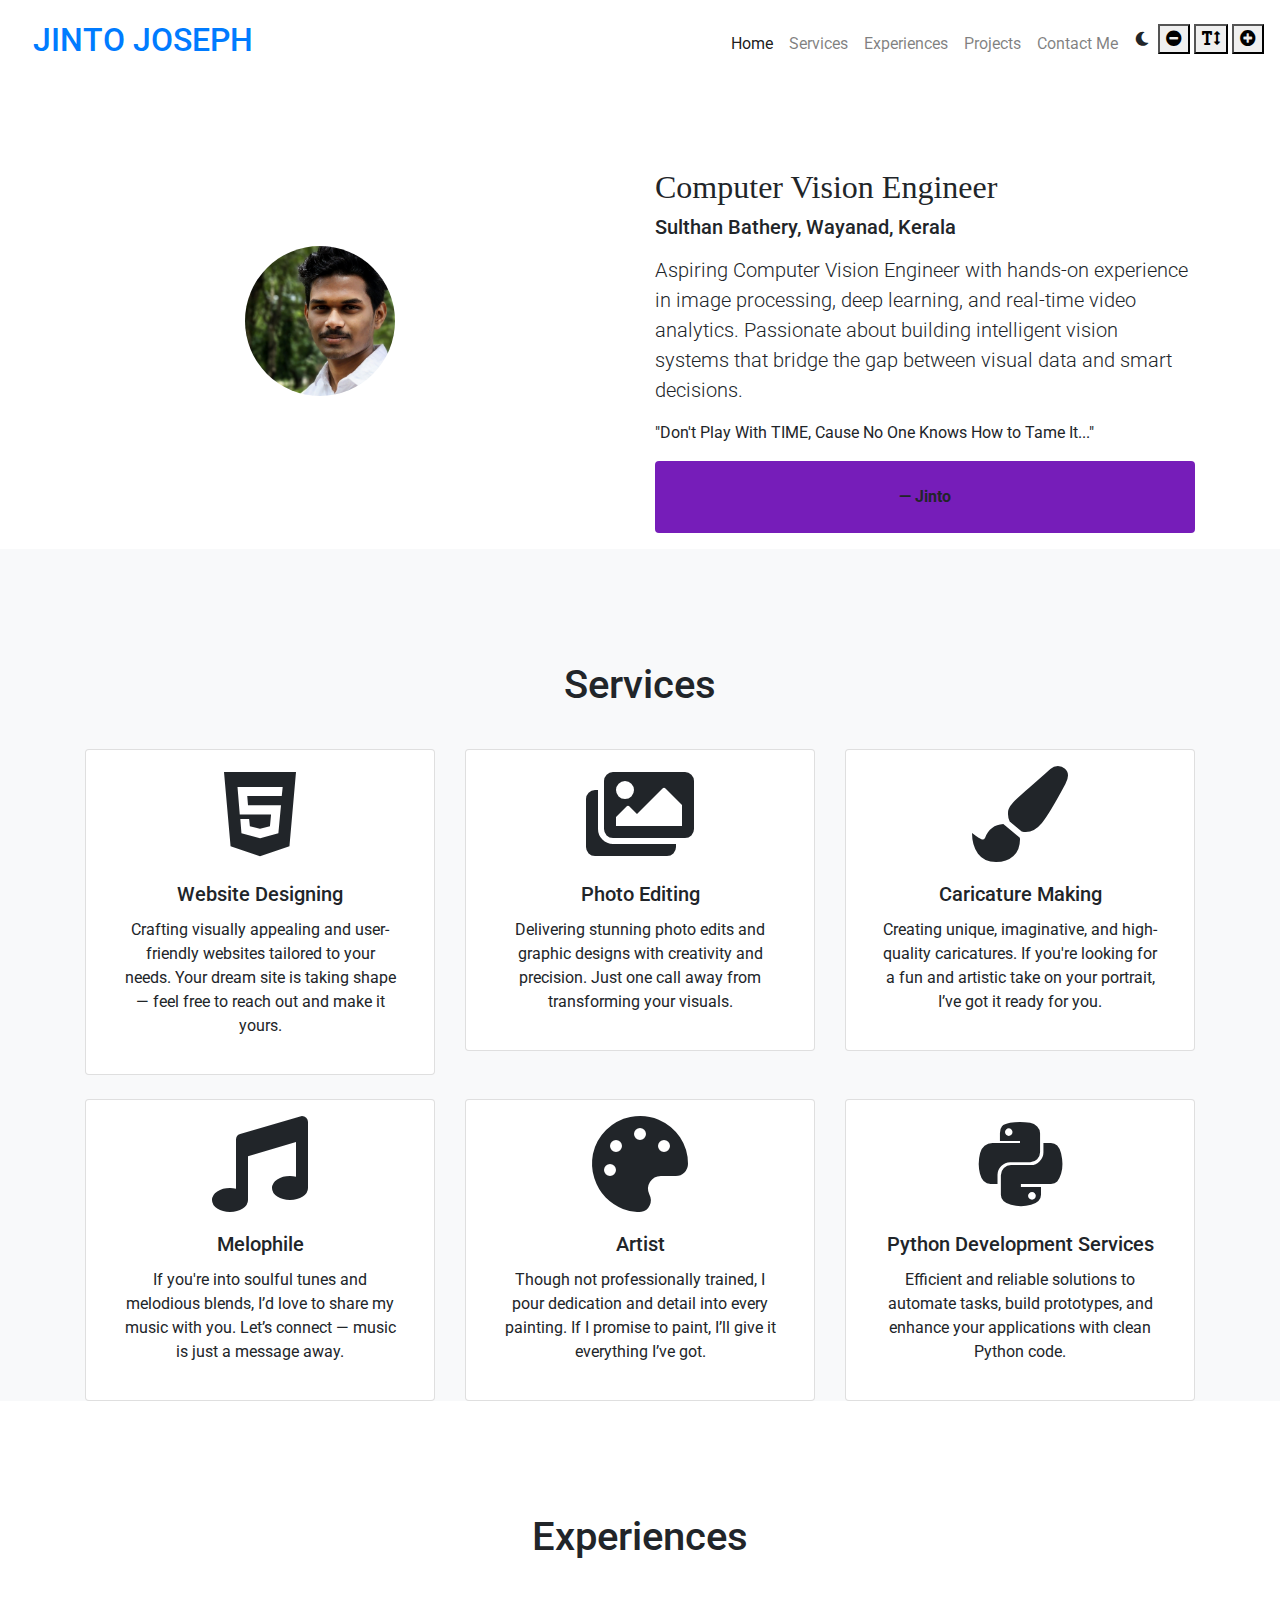
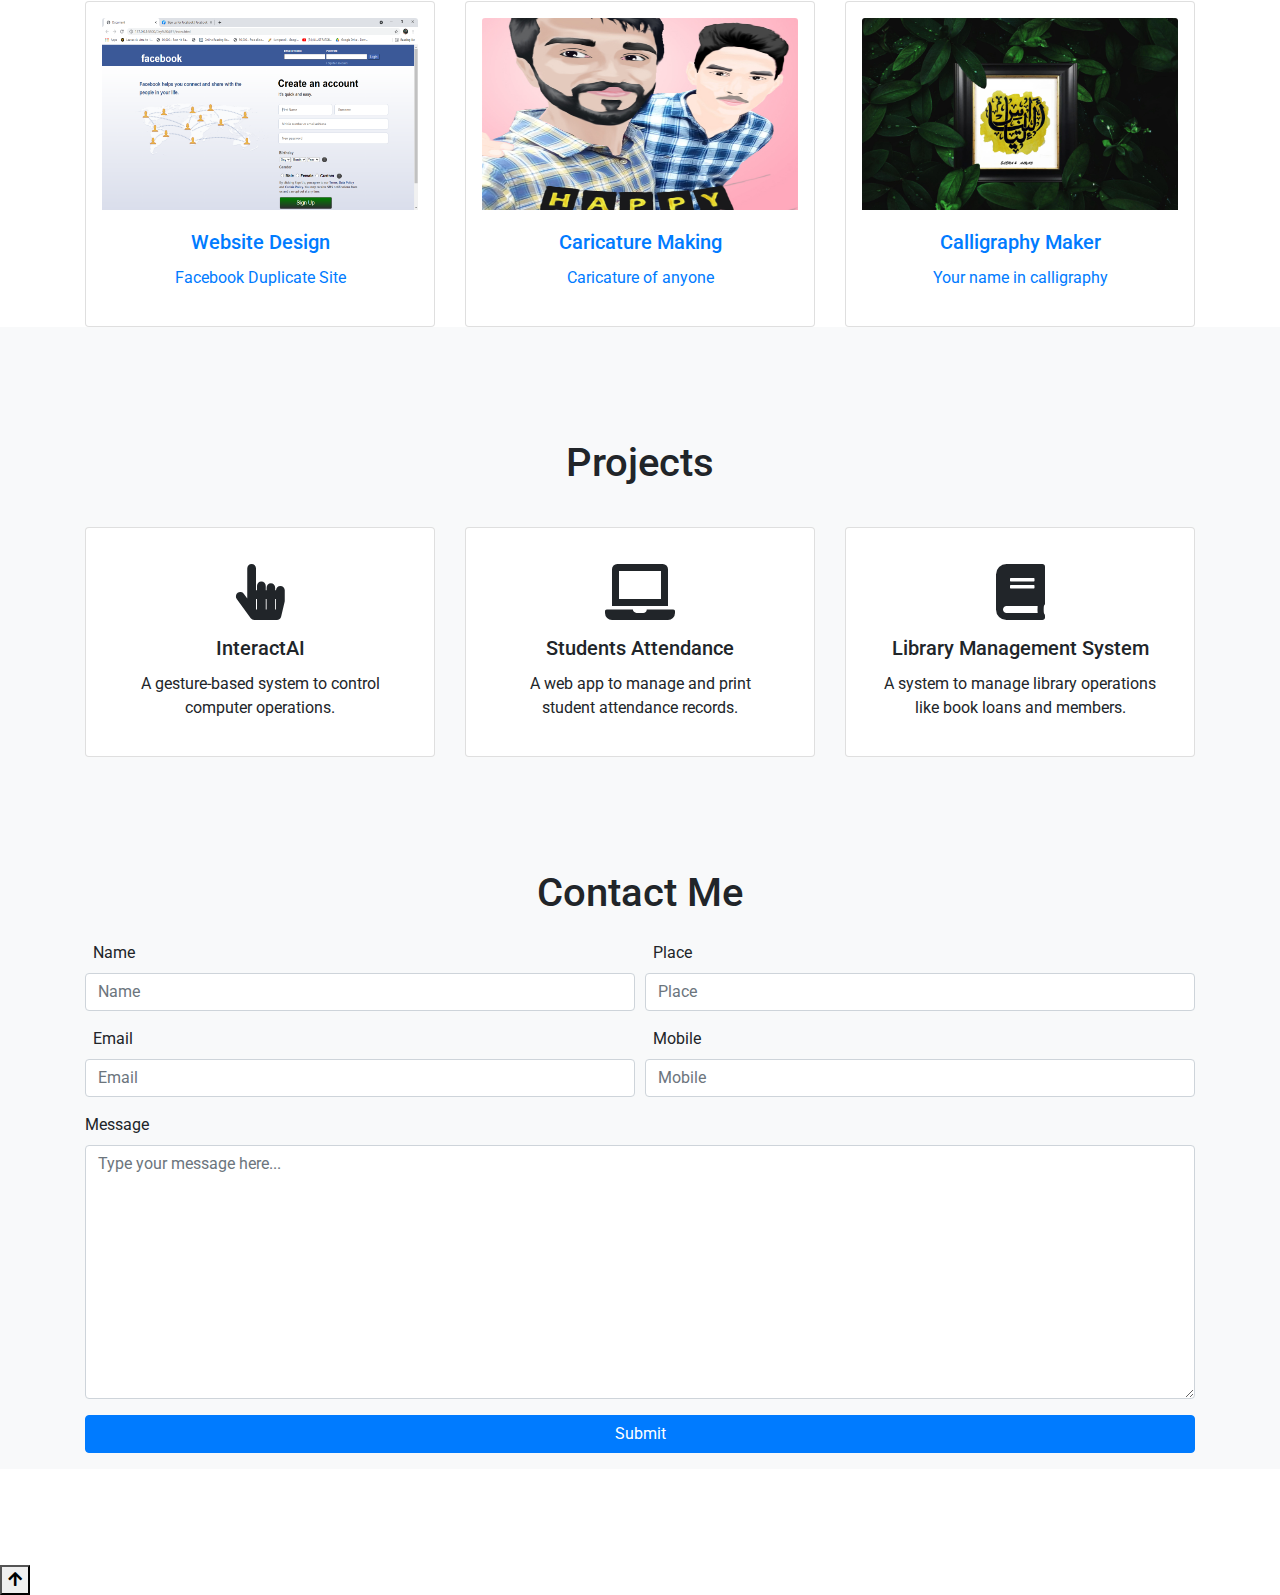
<file: index.html>
<!DOCTYPE html>
<html lang="en" style="scroll-behavior: smooth;">
<head>
    <meta charset="UTF-8">
    <meta http-equiv="X-UA-Compatible" content="IE=edge">
    <meta name="viewport" content="width=device-width, initial-scale=1.0">
    <title>JINTO JOSEPH</title>
    <link rel="icon" class="img-fluid rounded-circle" href="jinto.jpg" type="image/gif" sizes="16x16">
    <link rel="stylesheet" href="https://stackpath.bootstrapcdn.com/bootstrap/4.4.1/css/bootstrap.min.css" integrity="sha384-Vkoo8x4CGsO3+Hhxv8T/Q5PaXtkKtu6ug5TOeNV6gBiFeWPGFN9MuhOf23Q9Ifjh" crossorigin="anonymous">
    <link href="https://fonts.googleapis.com/css2?family=Poppins:wght@300;400;600&family=Roboto:wght@400;700&display=swap" rel="stylesheet">
    <link rel="stylesheet" href="https://cdnjs.cloudflare.com/ajax/libs/font-awesome/5.15.4/css/all.min.css" integrity="sha512-1ycn6IcaQQ40/MKBW2W4Rhis/DbILU74C1vSrLJxCq57o941Ym01SwNsOMqvEBFlcgUa6xLiPY/NS5R+E6ztJQ==" crossorigin="anonymous" referrerpolicy="no-referrer" />
    <link rel="stylesheet" href="st.css" type="text/css">
</head>
<body>
    <div class="loader">
        <div class="spinner"></div>
    </div>
    <div id="scroll-progress"></div>
    <header>
        <div class="row text-white">
            <div class="col-md-6 col-8 p-3 pl-5">
                <a href="https://wa.me/7306673269?text=Hi_Jo" class="navbar-brand"><h2>JINTO JOSEPH</h2></a>
            </div>
            <div class="col-md-6 col-4 my-auto">
                <nav class="navbar navbar-expand-lg navbar-light">
                    <button class="navbar-toggler ml-auto" type="button" data-toggle="collapse" data-target="#navbarSupportedContent" aria-controls="navbarSupportedContent" aria-expanded="false" aria-label="Toggle navigation">
                        <span class="navbar-toggler-icon"></span>
                    </button>
                    <div class="collapse navbar-collapse" id="navbarSupportedContent">
                        <ul class="navbar-nav ml-auto">
                            <li class="nav-item active">
                                <a class="nav-link" href="#home-section">Home <span class="sr-only">(current)</span></a>
                            </li>
                            <li class="nav-item">
                                <a class="nav-link" href="#service-section">Services</a>
                            </li>
                            <li class="nav-item">
                                <a class="nav-link" href="#experience-section">Experiences</a>
                            </li>
                            <li class="nav-item">
                                <a class="nav-link" href="#projects-section">Projects</a>
                            </li>
                            <li class="nav-item">
                                <a class="nav-link" href="#contact-section">Contact Me</a>
                            </li>
                            <li class="nav-item">
                                <button id="theme-toggle" class="btn btn-sm" title="Toggle Theme">
                                    <i class="fas fa-moon"></i>
                                </button>
                            </li>
                            <li class="nav-item font-size-controls">
                                <button onclick="changeFontSize('small')" title="Smaller Font"><i class="fas fa-minus-circle"></i></button>
                                <button onclick="changeFontSize('medium')" title="Default Font"><i class="fas fa-text-height"></i></button>
                                <button onclick="changeFontSize('large')" title="Larger Font"><i class="fas fa-plus-circle"></i></button>
                            </li>
                        </ul>
                    </div>
                </nav>
            </div>
        </div>
    </header>
    <section id="home-section" style="padding-top: 5em;">
        <div class="container">
            <div class="row align-items-center">
                <div class="col-md-6">
                    <a href="https://www.instagram.com/j1n_t0_/">
                        <img src="jinto.jpg" id="jinto-image" class="jinto" alt="Jinto Joseph">
                    </a>
                </div>
                <div class="col-md-6">
                    <h4 class="h2">Computer Vision Engineer</h4>
                    <h5>Sulthan Bathery, Wayanad, Kerala</h5>
                    <p class="lead mt-3">
                        Aspiring Computer Vision Engineer with hands-on experience in image processing, deep learning, and real-time video analytics. Passionate about building intelligent vision systems that bridge the gap between visual data and smart decisions.
                    </p>
                    <blockquote class="mt-3">
                        <p>"Don't Play With TIME, Cause No One Knows How to Tame It..."</p>
                        <p style="background-color: #761db9" class="text-center font-weight-bold rounded p-4">— Jinto</p>
                    </blockquote>
                </div>
            </div>
        </div>
    </section>
    <section class="bg-light" id="service-section" style="padding-top: 7em;">
        <div class="container">
            <h1 class="text-center section-title">Services</h1>
            <div class="row pt-2">
                <div class="col-md-4">
                    <div class="card text-center p-3 mt-4">
                        <i class="fab fa-html5 display-1"></i>
                        <div class="card-body">
                            <h5 class="card-title">Website Designing</h5>
                            <p class="card-text">Crafting visually appealing and user-friendly websites tailored to your needs. Your dream site is taking shape — feel free to reach out and make it yours.</p>
                        </div>
                    </div>
                </div>
                <div class="col-md-4">
                    <div class="card text-center p-3 mt-4">
                        <i class="fas fa-images display-1"></i>
                        <div class="card-body">
                            <h5 class="card-title">Photo Editing</h5>
                            <p class="card-text">Delivering stunning photo edits and graphic designs with creativity and precision. Just one call away from transforming your visuals.</p>
                        </div>
                    </div>
                </div>
                <div class="col-md-4">
                    <div class="card text-center p-3 mt-4">
                        <i class="fas fa-paint-brush display-1"></i>
                        <div class="card-body">
                            <h5 class="card-title">Caricature Making</h5>
                            <p class="card-text">Creating unique, imaginative, and high-quality caricatures. If you're looking for a fun and artistic take on your portrait, I’ve got it ready for you.</p>
                        </div>
                    </div>
                </div>
                <div class="col-md-4">
                    <div class="card text-center p-3 mt-4">
                        <i class="fas fa-music display-1"></i>
                        <div class="card-body">
                            <h5 class="card-title">Melophile</h5>
                            <p class="card-text">If you're into soulful tunes and melodious blends, I’d love to share my music with you. Let’s connect — music is just a message away.</p>
                        </div>
                    </div>
                </div>
                <div class="col-md-4">
                    <div class="card text-center p-3 mt-4">
                        <i class="fas fa-palette display-1"></i>
                        <div class="card-body">
                            <h5 class="card-title">Artist</h5>
                            <p class="card-text">Though not professionally trained, I pour dedication and detail into every painting. If I promise to paint, I’ll give it everything I’ve got.</p>
                        </div>
                    </div>
                </div>
                <div class="col-md-4">
                    <div class="card text-center p-3 mt-4">
                        <i class="fab fa-python display-1"></i>
                        <div class="card-body">
                            <h5 class="card-title">Python Development Services</h5>
                            <p class="card-text">Efficient and reliable solutions to automate tasks, build prototypes, and enhance your applications with clean Python code.</p>
                        </div>
                    </div>
                </div>
            </div>
        </div>
    </section>
    <section class="bg-white" id="experience-section" style="padding-top: 7em;">
        <div class="container">
            <h1 class="text-center section-title">Experiences</h1>
            <div class="row pt-2">
                <div class="col-md-4 mt-4">
                    <a href="index copy.html" style="text-decoration: none;" class="text-primary">
                        <div class="card text-center p-3">
                            <img src="Document - Google Chrome 05-07-2021 13_13_10.png" class="card-img-top" style="height:12em;" alt="">
                            <div class="card-body">
                                <h5 class="card-title">Website Design</h5>
                                <p class="card-text">Facebook Duplicate Site</p>
                            </div>
                        </div>
                    </a>
                </div>
                <div class="col-md-4 mt-4">
                    <a href="https://i.pinimg.com/736x/0a/f6/97/0af6970c3f9ff17aaf86f9a2de38a926.jpg" style="text-decoration:none;" class="text-primary">
                        <div class="card text-center p-3">
                            <img src="muth.jpg" class="card-img-top" style="height: 12em;" alt="">
                            <div class="card-body">
                                <h5 class="card-title">Caricature Making</h5>
                                <p class="card-text">Caricature of anyone</p>
                            </div>
                        </div>
                    </a>
                </div>
                <div class="col-md-4 mt-4">
                    <a href="https://i.ytimg.com/vi/UA-XqybOhRk/maxresdefault.jpg" style="text-decoration: none;" class="text-primary">
                        <div class="card text-center p-3">
                            <img src="first calligraphy.jpg" class="card-img-top" style="height: 12em;" alt="">
                            <div class="card-body">
                                <h5 class="card-title">Calligraphy Maker</h5>
                                <p class="card-text">Your name in calligraphy</p>
                            </div>
                        </div>
                    </a>
                </div>
            </div>
        </div>
    </section>
   <section class="bg-light" id="projects-section" style="padding-top: 7em;">
    <div class="container">
        <h1 class="text-center section-title">Projects</h1>
        <div class="row pt-2 project-card-wrapper">
            <div class="col-md-4 mt-4">
                <div class="card text-center p-3 project-card" data-toggle="modal" data-target="#projectModal1">
                    <div class="card-body">
                        <i class="fas fa-hand-pointer display-4 mb-3" style="color: var(--accent-color);"></i>
                        <h5 class="card-title">InteractAI</h5>
                        <p class="card-text">A gesture-based system to control computer operations.</p>
                    </div>
                </div>
            </div>
            <div class="col-md-4 mt-4">
                <div class="card text-center p-3 project-card" data-toggle="modal" data-target="#projectModal2">
                    <div class="card-body">
                        <i class="fas fa-laptop display-4 mb-3" style="color: var(--accent-color);"></i>
                        <h5 class="card-title">Students Attendance</h5>
                        <p class="card-text">A web app to manage and print student attendance records.</p>
                    </div>
                </div>
            </div>
            <div class="col-md-4 mt-4">
                <div class="card text-center p-3 project-card" data-toggle="modal" data-target="#projectModal3">
                    <div class="card-body">
                        <i class="fas fa-book display-4 mb-3" style="color: var(--accent-color);"></i>
                        <h5 class="card-title">Library Management System</h5>
                        <p class="card-text">A system to manage library operations like book loans and members.</p>
                    </div>
                </div>
            </div>
        </div>
    </div>
</section>

<!-- Modals for Projects (unchanged) -->
<div class="modal fade" id="projectModal1" tabindex="-1" role="dialog" aria-labelledby="projectModal1Label" aria-hidden="true">
    <div class="modal-dialog" role="document">
        <div class="modal-content">
            <div class="modal-header">
                <h5 class="modal-title" id="projectModal1Label">InteractAI</h5>
                <button type="button" class="close" data-dismiss="modal" aria-label="Close">
                    <span aria-hidden="true">×</span>
                </button>
            </div>
            <div class="modal-body">
              <a href="https://github.com/jinto-joseph/InteractAI">
                <img src="InteractAi.jpg" class="img-fluid mb-3" alt="InteractAI"></a>
                <p>A real-time gesture-based system to control computer operations using hand gestures. Developed to enhance accessibility and improve human-computer interaction for users with limited mobility.</p>
                <p><strong>Technologies Used:</strong> Python, OpenCV, MediaPipe</p>
                <p><strong>Link:</strong> <a href="https://github.com/jinto-joseph/InteractAI" target="_blank">View Project</a></p>
            </div>
            <div class="modal-footer">
                <button type="button" class="btn btn-secondary" data-dismiss="modal">Close</button>
            </div>
        </div>
    </div>
</div>

<div class="modal fade" id="projectModal2" tabindex="-1" role="dialog" aria-labelledby="projectModal2Label" aria-hidden="true">
    <div class="modal-dialog" role="document">
        <div class="modal-content">
            <div class="modal-header">
                <h5 class="modal-title" id="projectModal2Label">Students Attendance</h5>
                <button type="button" class="close" data-dismiss="modal" aria-label="Close">
                    <span aria-hidden="true">×</span>
                </button>
            </div>
            <div class="modal-body">
              <a href="https://github.com/jinto-joseph/Students-Attendance">
                <img src="SAS.jpg" class="img-fluid mb-3" alt="Students Attendance"></a>
                <p>A web application to manage student attendance, featuring user authentication, password-protected access with hidden input, and the ability to print attendance records. Built with a focus on usability and appealing design using the Poppins font.</p>
                <p><strong>Technologies Used:</strong> HTML, CSS, JavaScript</p>
                <p><strong>Link:</strong> <a href="https://github.com/jinto-joseph/Students-Attendance" target="_blank">View Project</a></p>
            </div>
            <div class="modal-footer">
                <button type="button" class="btn btn-secondary" data-dismiss="modal">Close</button>
            </div>
        </div>
    </div>
</div>

<div class="modal fade" id="projectModal3" tabindex="-1" role="dialog" aria-labelledby="projectModal3Label" aria-hidden="true">
    <div class="modal-dialog" role="document">
        <div class="modal-content">
            <div class="modal-header">
                <h5 class="modal-title" id="projectModal3Label">Library Management System</h5>
                <button type="button" class="close" data-dismiss="modal" aria-label="Close">
                    <span aria-hidden="true">×</span>
                </button>
            </div>
            <div class="modal-body">
              <a href="https://github.com/jinto-joseph/LibraryManagementSystem">
                <img src="LMS.jpg" class="img-fluid mb-3" alt="Library Management System"></a>
                <p>A C-Program based system to manage library operations such as adding books, tracking loans, and managing members. Built to streamline library workflows efficiently.</p>
                <p><strong>Technologies Used:</strong> C, SQL (planned)</p>
                <p><strong>Link:</strong> <a href="https://github.com/jinto-joseph/LibraryManagementSystem" target="_blank">View Project</a></p>
            </div>
            <div class="modal-footer">
                <button type="button" class="btn btn-secondary" data-dismiss="modal">Close</button>
            </div>
        </div>
    </div>
</div>

    <section class="bg-light" id="contact-section" style="padding-top: 7em;">
        <div class="container">
            <h1 class="text-center section-title">Contact Me</h1>
            <div class="row pt-3">
                <div class="col-md-12">
                    <form id="submit-form" action="">
                        <div class="form-row">
                            <div class="form-group col-md-6">
                                <label for="inputName" class="ml-2">Name</label>
                                <input type="text" class="form-control" id="inputEmail4" placeholder="Name" name="name">
                            </div>
                            <div class="form-group col-md-6">
                                <label for="inputPassword4" class="ml-2">Place</label>
                                <input type="text" class="form-control" id="inputPassword4" placeholder="Place" name="place">
                            </div>
                        </div>
                        <div class="form-row">
                            <div class="form-group col-md-6">
                                <label for="inputEmail" class="ml-2">Email</label>
                                <input type="email" class="form-control" id="inputEmail4" placeholder="Email" name="email">
                            </div>
                            <div class="form-group col-md-6">
                                <label for="inputMobile" class="ml-2">Mobile</label>
                                <input type="tel" class="form-control" id="inputPassword4" placeholder="Mobile" name="mobile">
                            </div>
                        </div>
                        <div class="form-group">
                            <label for="inputAddress">Message</label>
                            <textarea class="form-control" cols="30" rows="10" placeholder="Type your message here..." name="message"></textarea>
                        </div>
                        <div class="form-group text-center">
                            <button type="submit" class="btn btn-primary text-center" style="width: 100%;">Submit</button>
                        </div>
                    </form>
                </div>
            </div>
        </div>
    </section>
    <footer id="footer-section">
        <div class="container">
            <div class="row">
                <div class="col-md-12 text-center text-white pt-3">
                    <a href="https://www.instagram.com/j1n_t0_/" style="text-decoration:none" class="text-white social-icon">
                        <i class="fab fa-instagram display-5"></i>
                    </a>
                    <a href="https://www.facebook.com/jinto.joseph.94651" style="text-decoration: none;" class="text-white social-icon">
                        <i class="fab fa-facebook display-5"></i>
                    </a>
                    <a href="https://wa.me/7306673269?text=Hi_Jo" style="text-decoration: none;" class="text-white social-icon">
                        <i class="fab fa-whatsapp display-5"></i>
                    </a>
                    <p class="mt-3">© 2025 Jinto Joseph. All Rights Reserved.</p>
                </div>
            </div>
        </div>
    </footer>
    <button id="back-to-top"><i class="fas fa-arrow-up"></i></button>

    <script src="https://code.jquery.com/jquery-3.5.1.min.js" integrity="sha256-9/aliU8dGd2tb6OSsuzixeV4y/faTqgFtohetphbbj0=" crossorigin="anonymous"></script>
    <script src="https://cdn.jsdelivr.net/npm/popper.js@1.16.0/dist/umd/popper.min.js" integrity="sha384-Q6E9RHvbIyZFJoft+2mJbHaEWldlvI9IOYy5n3zV9zzTtmI3UksdQRVvoxMfooAo" crossorigin="anonymous"></script>
    <script src="https://stackpath.bootstrapcdn.com/bootstrap/4.4.1/js/bootstrap.min.js" integrity="sha384-wfSDF2E50Y2D1uUdj0O3uMBJnjuUD4Ih7YwaYd1iqfktj0Uod8GCExl3Og8ifwB6" crossorigin="anonymous"></script>
    <script>
        // Theme Toggle
        const themeToggle = document.getElementById('theme-toggle');
        const themeIcon = themeToggle.querySelector('i');
        const body = document.body;
        themeToggle.addEventListener('click', () => {
            body.dataset.theme = body.dataset.theme === 'dark' ? 'light' : 'dark';
            localStorage.setItem('theme', body.dataset.theme);
            themeIcon.classList.toggle('fa-moon');
            themeIcon.classList.toggle('fa-sun');
            console.log("Theme toggled to:", body.dataset.theme);
        });
        if (localStorage.getItem('theme') === 'dark') {
            body.dataset.theme = 'dark';
            themeIcon.classList.remove('fa-moon');
            themeIcon.classList.add('fa-sun');
        } else {
            body.dataset.theme = 'light';
            themeIcon.classList.remove('fa-sun');
            themeIcon.classList.add('fa-moon');
        }

        // Font Size Toggle
        function changeFontSize(size) {
            document.body.style.fontSize = size === 'small' ? '14px' : size === 'medium' ? '16px' : '18px';
        }

        // Back to Top Button
        const backToTop = document.getElementById('back-to-top');
        window.addEventListener('scroll', () => {
            backToTop.style.display = window.scrollY > 300 ? 'block' : 'none';
        });
        backToTop.addEventListener('click', () => {
            window.scrollTo({ top: 0, behavior: 'smooth' });
        });

        // Scroll Progress Bar
        window.addEventListener('scroll', () => {
            const scrollTop = window.scrollY;
            const docHeight = document.documentElement.scrollHeight - window.innerHeight;
            const scrollPercent = (scrollTop / docHeight) * 100;
            document.getElementById('scroll-progress').style.width = scrollPercent + '%';
        });

        // Loader
        window.addEventListener('load', () => {
            document.querySelector('.loader').classList.add('hidden');
        });

        // Jinto Image Blur Effect
        const jintoImage = document.getElementById('jinto-image');
        jintoImage.addEventListener('mouseover', () => {
            if (!jintoImage.classList.contains('unblurred')) {
                jintoImage.classList.add('unblurred');
            }
        });
        jintoImage.addEventListener('mouseout', () => {
            if (!jintoImage.classList.contains('permanently-unblurred')) {
                jintoImage.classList.remove('unblurred');
            }
        });
        jintoImage.addEventListener('click', () => {
            jintoImage.classList.add('permanently-unblurred');
            jintoImage.classList.add('unblurred');
        });

        // Form Submission
        $("#submit-form").submit((e) => {
            e.preventDefault();
            const formData = $("#submit-form").serialize();
            console.log("Submitting form data:", formData);
            $.ajax({
                url: "https://script.google.com/macros/s/AKfycbyZ4MYL5x5RfhZg5WaYuZfoVgJ852iMorlLFfcx6HhmwGywpHmR3z-5Ji2GqHcf76Cd/exec",
                data: formData,
                method: "post",
                success: function (response) {
                    console.log("Success response:", response);
                    alert("Form submitted successfully!");
                    $("#submit-form")[0].reset();
                    setTimeout(() => {
                        window.location.href = "https://google.com";
                    }, 1500);
                },
                error: function (xhr, status, error) {
                    console.error("Form submission error details:", {
                        status: status,
                        error: error,
                        responseText: xhr.responseText,
                        statusCode: xhr.status
                    });
                    alert("Error submitting the form. Please try again later.");
                }
            });
        });
    </script>
</body>
</html>
</file>
<file: st.css>
body{
    margin: 0;
    padding: 0;

}
.jinto{

    width:50%;
    color: black;
    height:auto;
    vertical-align:middle;
    align-items:center;
    margin-left: 25%;
    transition: 0.3s ease-in-out all cubic-bezier(0.19,-0.3, 1, 3.07);
    border-radius: 5px;
    cursor: pointer;
    clip-path: circle(75px at 100px 110px);
    background-color: black;
    
    
  
}
.jinto:hover{
    clip-path: circle(100%);
}
.box{
    font-family: 'Poppins', sans-serif;
    position: absolute;
    top: 50%;
    left: 50%;
    transform: translate(-50%, -33.5%);
    text-align: center;
    border-bottom: .7vw solid #fff;
    transition: 0.3s ease-in-out all ;
    overflow: hidden;
    animation: anim 2.5s linear infinite;
    
}

.box h2{ 
     font-size: 5vw;
     color: #fff;
}
@keyframes anim{
    0%{
        width: 0;
        height: 0;
    }
    30%{
        width: 30vw;
        height: 5vw;

    }
    60%{
        width: 30vw;
        height: 10vw;
    }
    80%{
        width: 0vw;
        height: 10vw;
    }
    100%{
        width: 0vw;
        height: 0vw;
    }
}
.h2{
    font-family:'Times New Roman', Times, serif;
}
</file>
